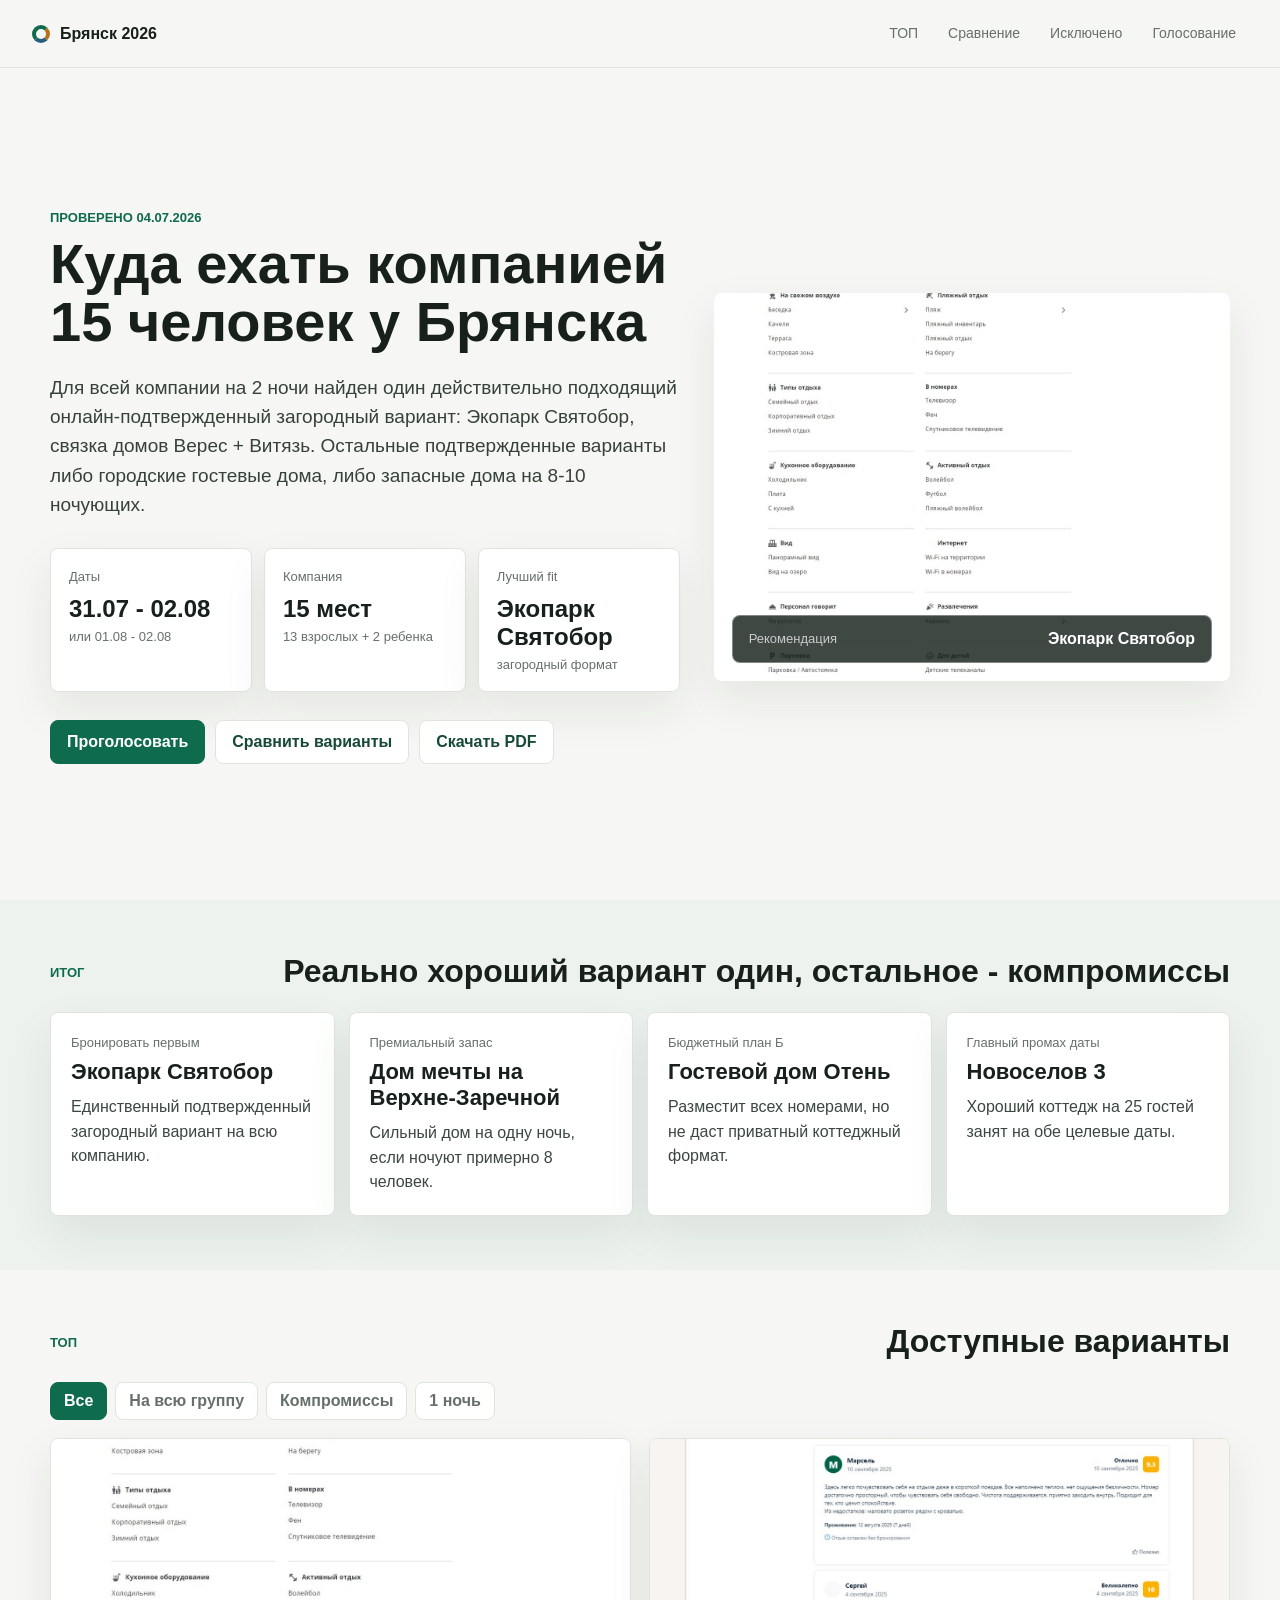
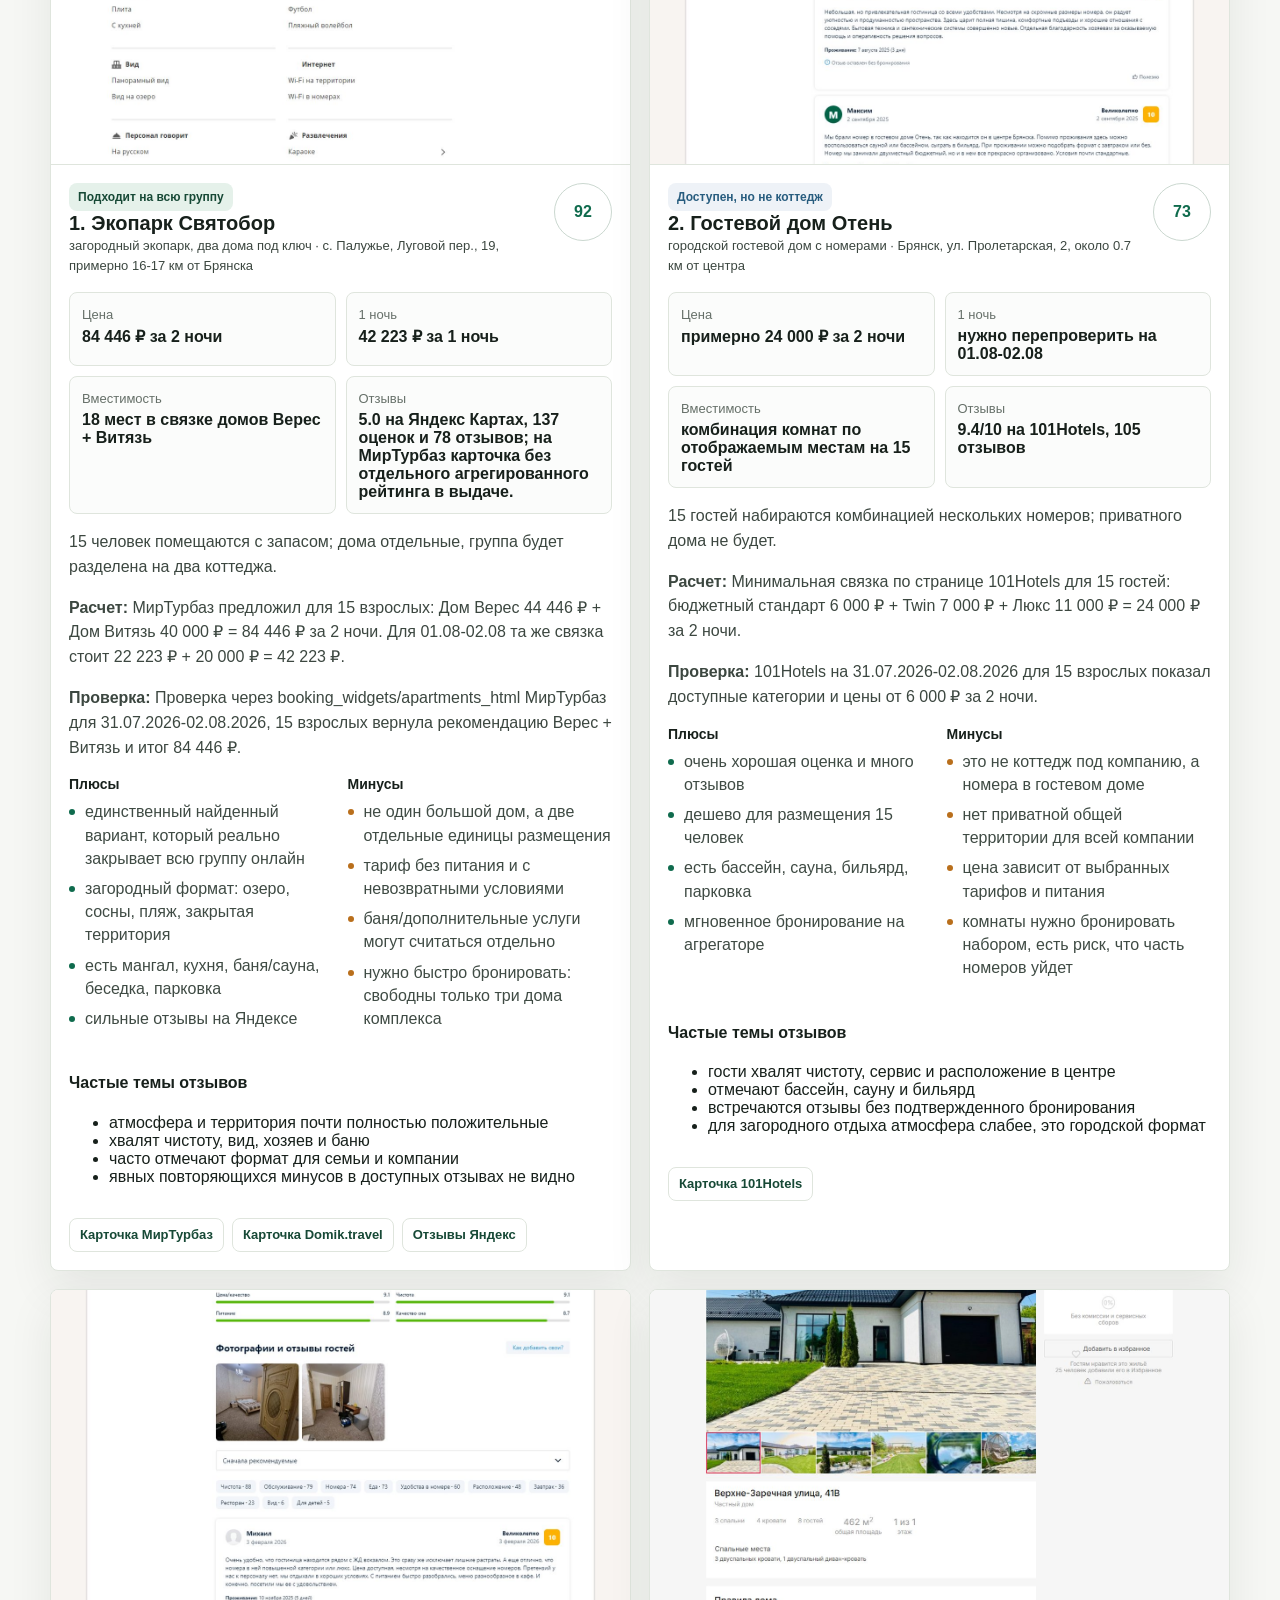
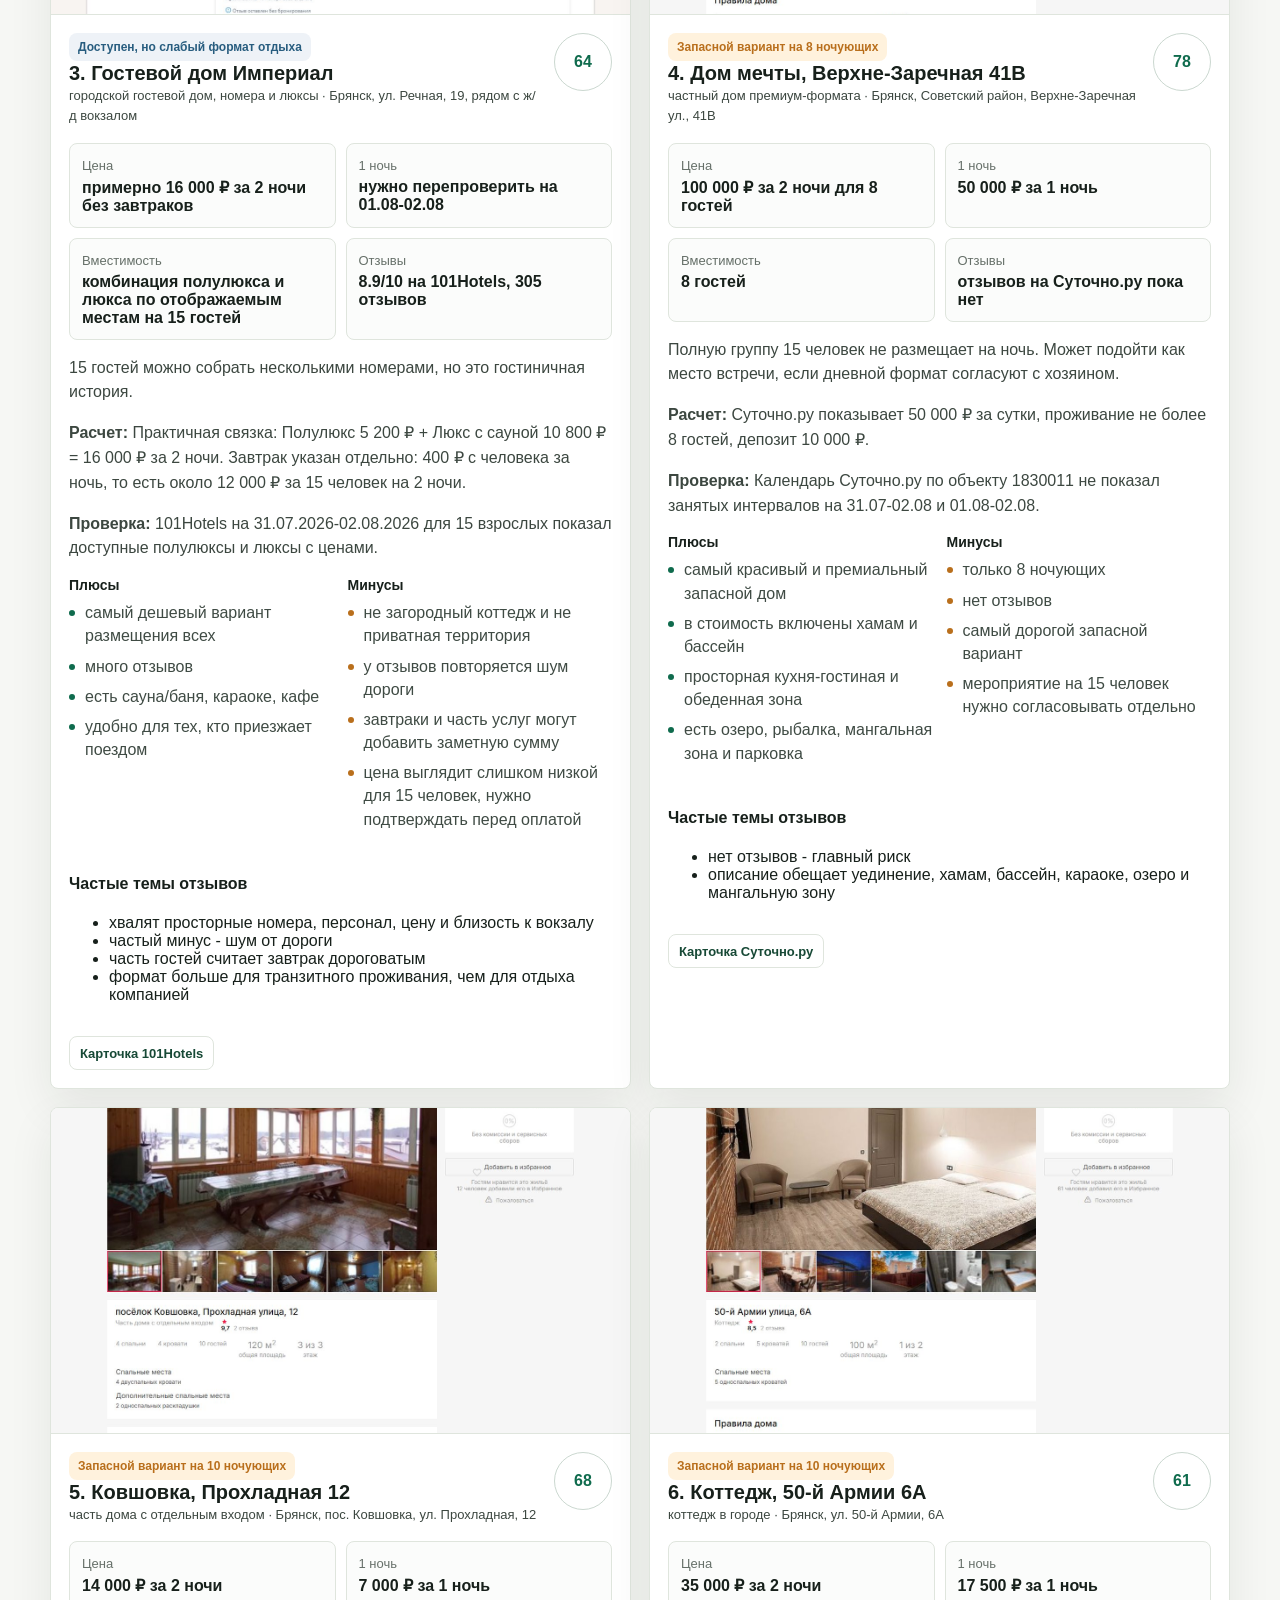
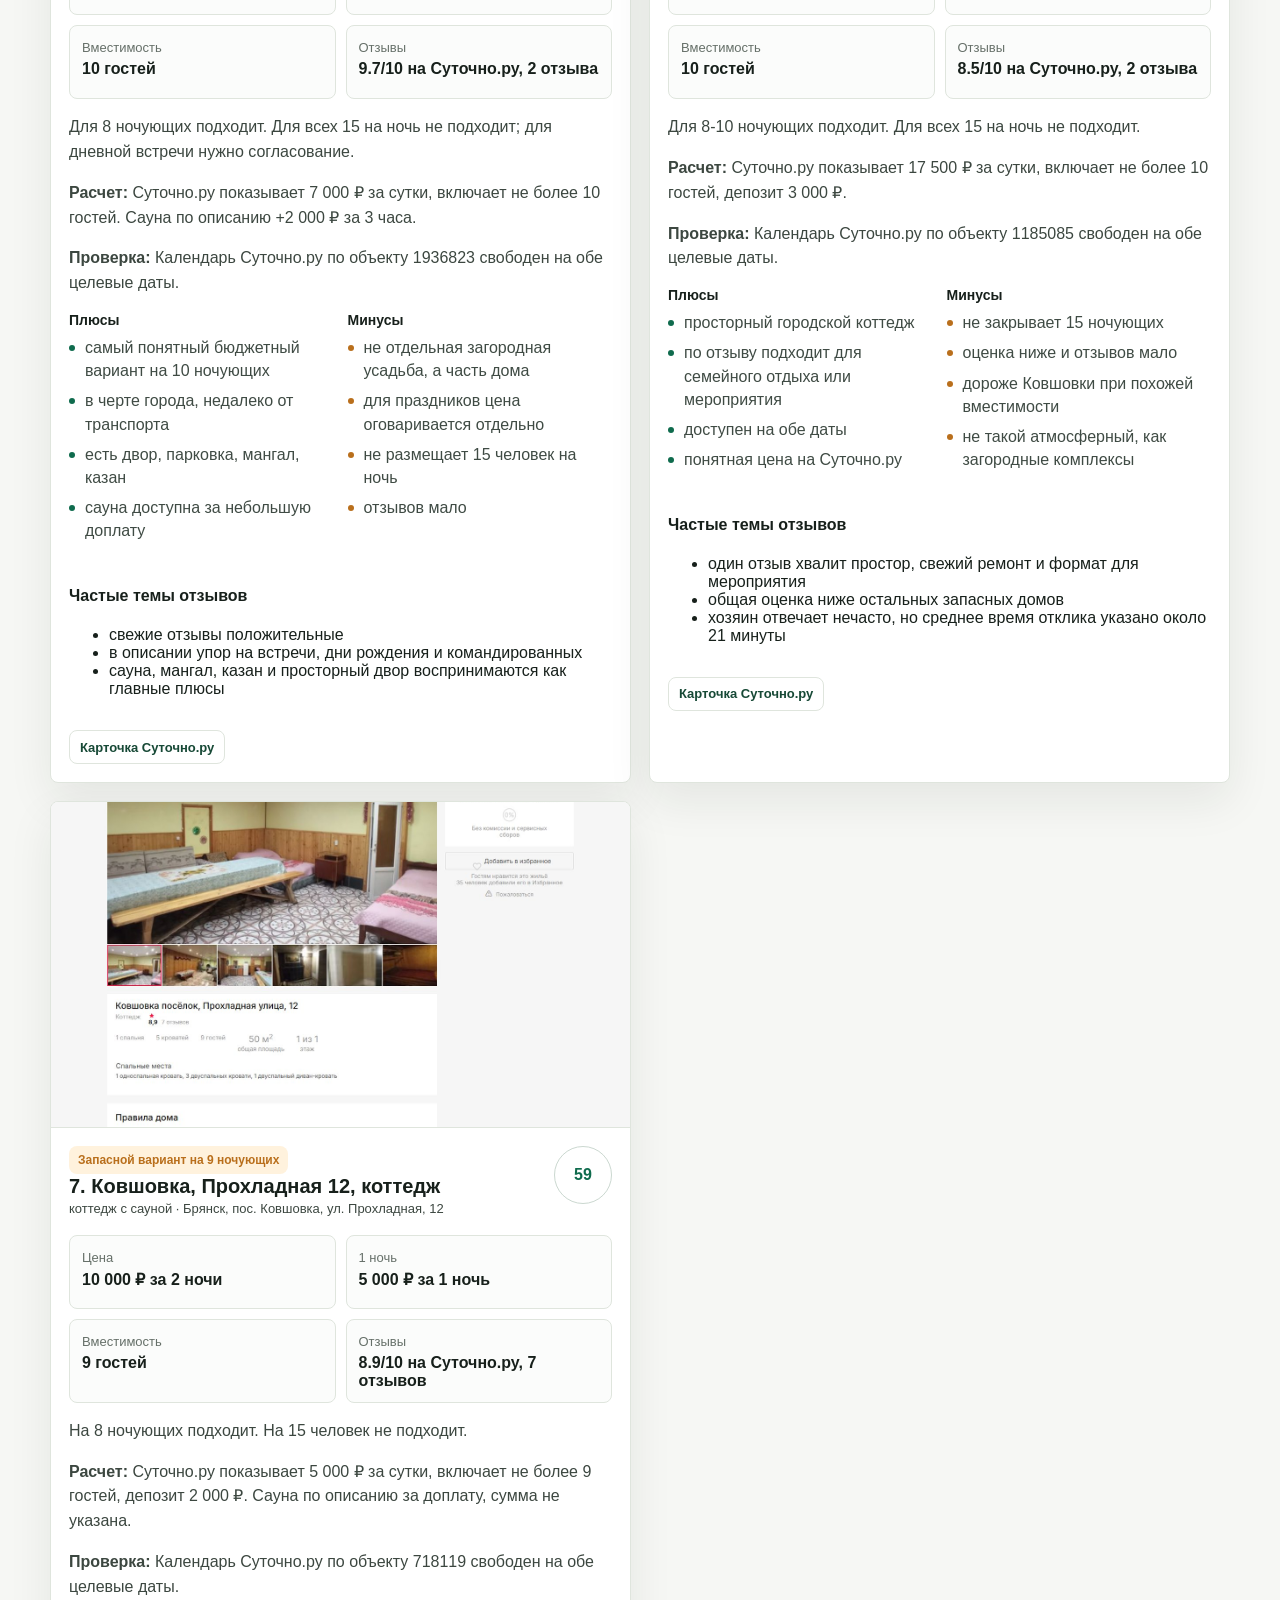
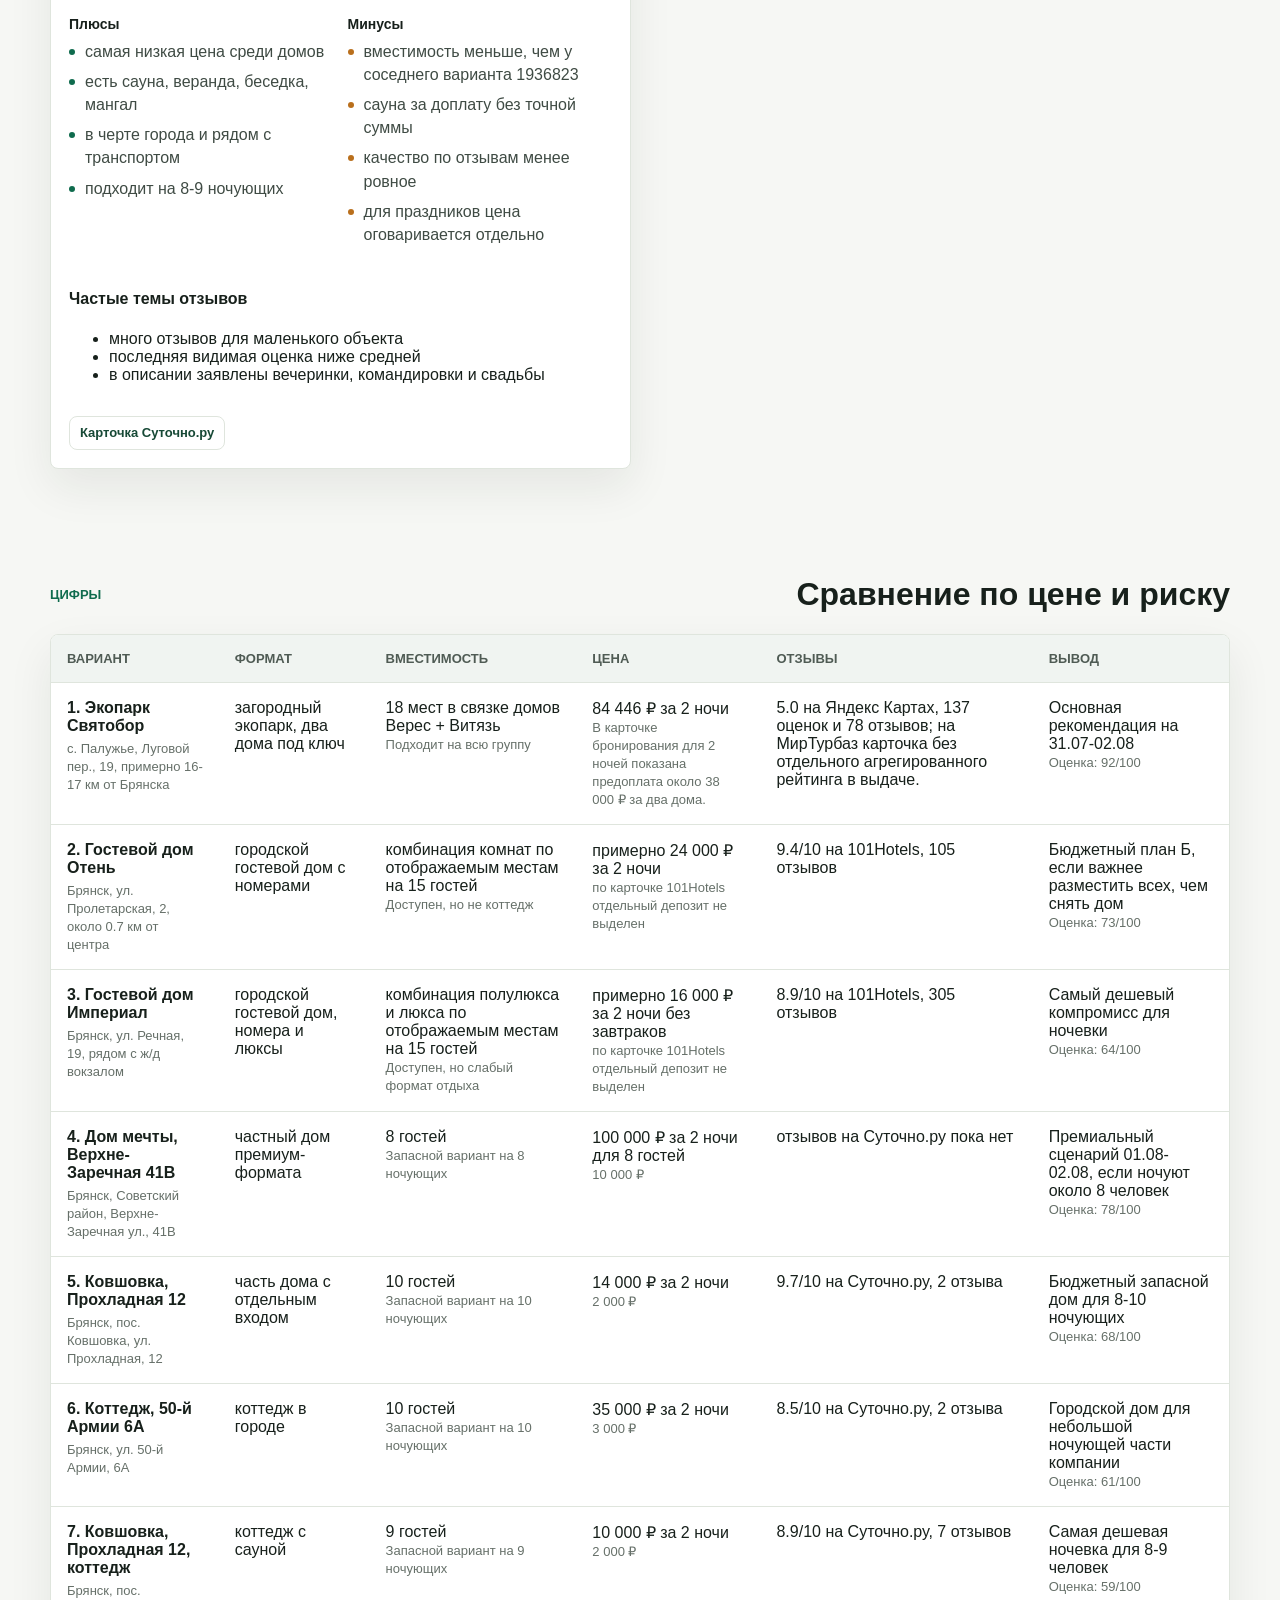
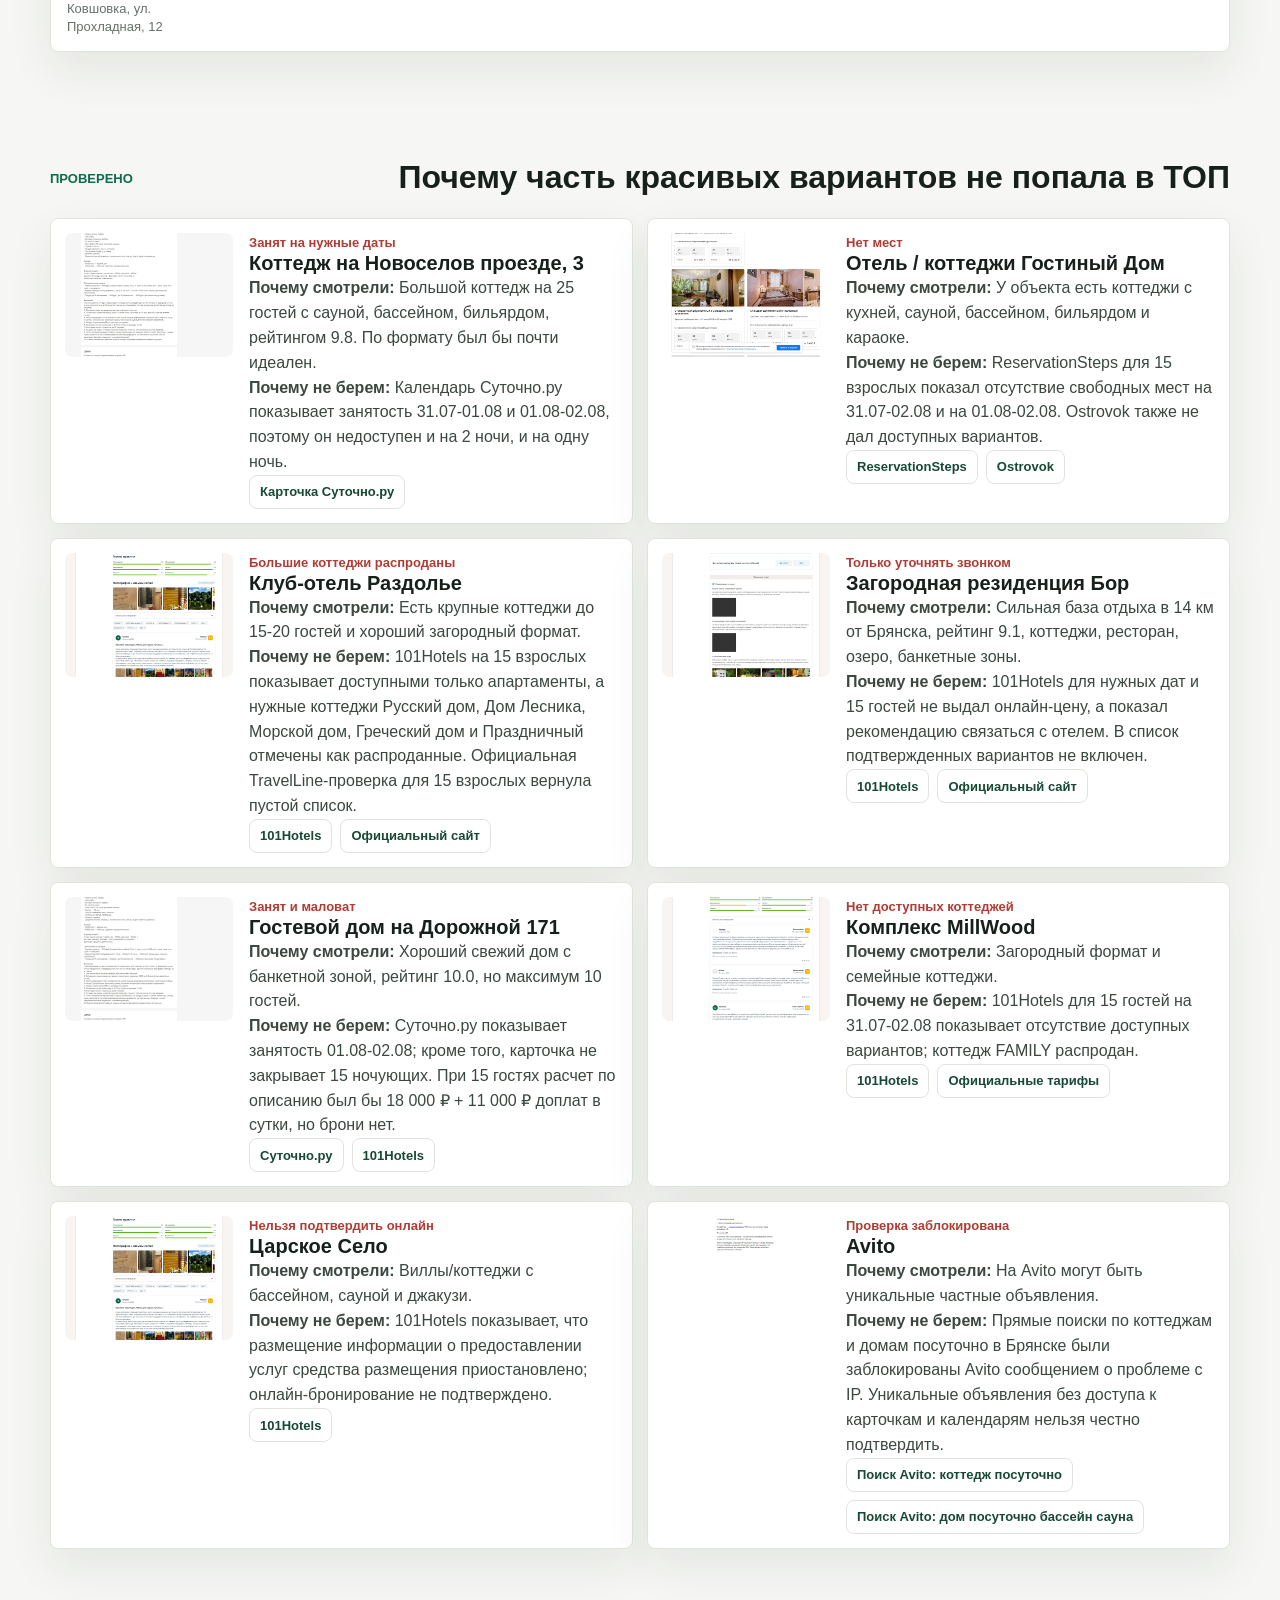
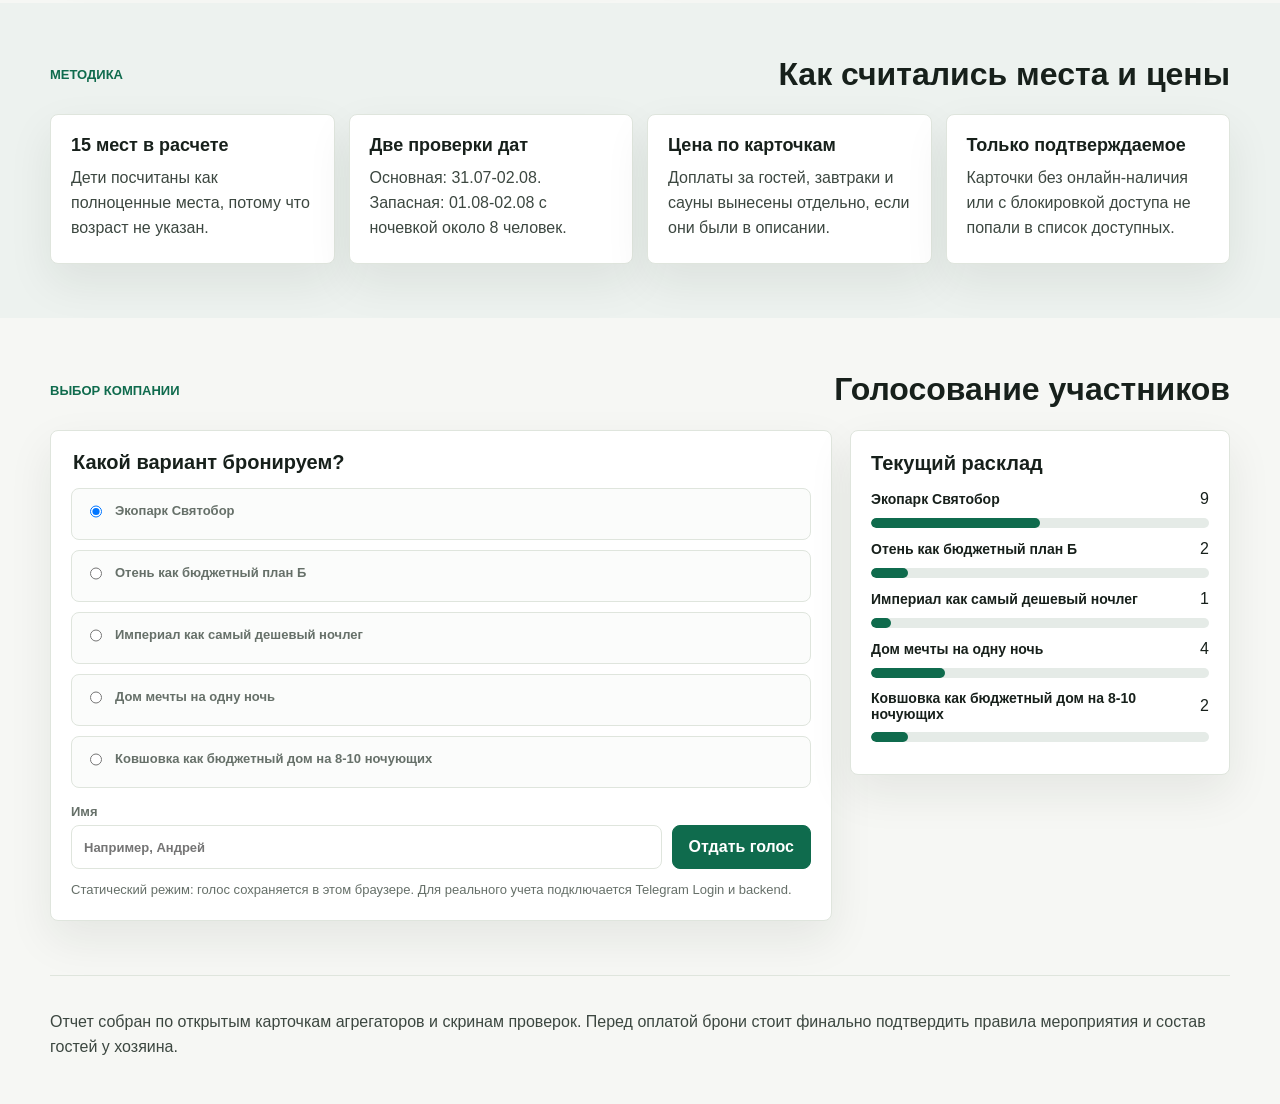
<file: bryansk-cottages-2026/index.html>
<!doctype html>
<html lang="ru">
  <head>
    <meta charset="utf-8" />
    <meta name="viewport" content="width=device-width, initial-scale=1" />
    <title>Дома у Брянска для компании 2026</title>
    <meta
      name="description"
      content="Анализ доступных домов и коттеджей у Брянска на 31 июля - 2 августа 2026 для 15 человек."
    />
    <link rel="stylesheet" href="styles.css" />
  </head>
  <body>
    <header class="topbar">
      <a class="brand" href="#top" aria-label="К началу отчета">
        <span class="brand-mark"></span>
        <span>Брянск 2026</span>
      </a>
      <nav class="nav" aria-label="Разделы">
        <a href="#top-list">ТОП</a>
        <a href="#compare">Сравнение</a>
        <a href="#excluded">Исключено</a>
        <a href="#vote">Голосование</a>
      </nav>
    </header>

    <main id="top">
      <section class="decision">
        <div class="decision-copy">
          <p class="eyebrow">Проверено 04.07.2026</p>
          <h1>Куда ехать компанией 15 человек у Брянска</h1>
          <p class="lead" id="core-conclusion">
            Загружаю анализ...
          </p>
          <div class="metric-grid" aria-label="Ключевые вводные">
            <article>
              <span>Даты</span>
              <strong>31.07 - 02.08</strong>
              <small>или 01.08 - 02.08</small>
            </article>
            <article>
              <span>Компания</span>
              <strong>15 мест</strong>
              <small>13 взрослых + 2 ребенка</small>
            </article>
            <article>
              <span>Лучший fit</span>
              <strong id="best-fit">Святобор</strong>
              <small>загородный формат</small>
            </article>
          </div>
          <div class="decision-actions">
            <a class="button primary" href="#vote">Проголосовать</a>
            <a class="button ghost" href="#compare">Сравнить варианты</a>
            <a class="button ghost" href="assets/bryansk_cottages_report_2026.pdf">Скачать PDF</a>
          </div>
        </div>
        <figure class="decision-media">
          <img
            src="assets/screenshots/svyatobor.jpg"
            alt="Скриншот карточки экопарка Святобор"
          />
          <figcaption>
            <span>Рекомендация</span>
            <strong>Экопарк Святобор</strong>
          </figcaption>
        </figure>
      </section>

      <section class="recommendation section-band">
        <div class="section-head">
          <p class="eyebrow">Итог</p>
          <h2>Реально хороший вариант один, остальное - компромиссы</h2>
        </div>
        <div class="recommendation-grid" id="recommendation-grid"></div>
      </section>

      <section class="section" id="top-list">
        <div class="section-head">
          <p class="eyebrow">ТОП</p>
          <h2>Доступные варианты</h2>
        </div>
        <div class="filters" role="tablist" aria-label="Фильтр вариантов">
          <button class="filter is-active" data-filter="all" type="button">Все</button>
          <button class="filter" data-filter="verified_full" type="button">На всю группу</button>
          <button class="filter" data-filter="verified_compromise" type="button">Компромиссы</button>
          <button class="filter" data-filter="fallback_1n" type="button">1 ночь</button>
        </div>
        <div class="option-grid" id="option-grid"></div>
      </section>

      <section class="section" id="compare">
        <div class="section-head">
          <p class="eyebrow">Цифры</p>
          <h2>Сравнение по цене и риску</h2>
        </div>
        <div class="table-wrap">
          <table>
            <thead>
              <tr>
                <th>Вариант</th>
                <th>Формат</th>
                <th>Вместимость</th>
                <th>Цена</th>
                <th>Отзывы</th>
                <th>Вывод</th>
              </tr>
            </thead>
            <tbody id="compare-body"></tbody>
          </table>
        </div>
      </section>

      <section class="section" id="excluded">
        <div class="section-head">
          <p class="eyebrow">Проверено</p>
          <h2>Почему часть красивых вариантов не попала в ТОП</h2>
        </div>
        <div class="excluded-list" id="excluded-list"></div>
      </section>

      <section class="section-band method">
        <div class="section-head">
          <p class="eyebrow">Методика</p>
          <h2>Как считались места и цены</h2>
        </div>
        <div class="method-grid">
          <article>
            <strong>15 мест в расчете</strong>
            <p>Дети посчитаны как полноценные места, потому что возраст не указан.</p>
          </article>
          <article>
            <strong>Две проверки дат</strong>
            <p>Основная: 31.07-02.08. Запасная: 01.08-02.08 с ночевкой около 8 человек.</p>
          </article>
          <article>
            <strong>Цена по карточкам</strong>
            <p>Доплаты за гостей, завтраки и сауны вынесены отдельно, если они были в описании.</p>
          </article>
          <article>
            <strong>Только подтверждаемое</strong>
            <p>Карточки без онлайн-наличия или с блокировкой доступа не попали в список доступных.</p>
          </article>
        </div>
      </section>

      <section class="section vote-section" id="vote">
        <div class="section-head">
          <p class="eyebrow">Выбор компании</p>
          <h2>Голосование участников</h2>
        </div>
        <div class="vote-layout">
          <form class="poll" id="poll-form">
            <fieldset>
              <legend id="poll-question">Какой вариант бронируем?</legend>
              <div class="poll-options" id="poll-options"></div>
            </fieldset>
            <div class="voter-row">
              <label>
                Имя
                <input id="voter-name" name="name" autocomplete="name" placeholder="Например, Андрей" />
              </label>
              <button class="button primary" type="submit">Отдать голос</button>
            </div>
            <p class="poll-note" id="poll-note">
              Статический режим: голос сохраняется в этом браузере. Для реального учета подключается Telegram Login и backend.
            </p>
          </form>
          <aside class="results" aria-live="polite">
            <h3>Текущий расклад</h3>
            <div id="poll-results"></div>
          </aside>
        </div>
      </section>
    </main>

    <footer class="footer">
      <p>Отчет собран по открытым карточкам агрегаторов и скринам проверок. Перед оплатой брони стоит финально подтвердить правила мероприятия и состав гостей у хозяина.</p>
    </footer>

    <script src="data/analysis.js"></script>
    <script src="script.js"></script>
  </body>
</html>
</file>
<file: bryansk-cottages-2026/styles.css>
:root {
  color-scheme: light;
  --bg: #f6f7f4;
  --paper: #ffffff;
  --ink: #17201b;
  --muted: #667069;
  --line: #dfe5dd;
  --green: #0f6b4d;
  --green-2: #174936;
  --blue: #285d7f;
  --amber: #b96f1c;
  --red: #ad3d35;
  --shadow: 0 18px 45px rgba(23, 32, 27, 0.08);
}

* {
  box-sizing: border-box;
}

html {
  scroll-behavior: smooth;
}

body {
  margin: 0;
  background: var(--bg);
  color: var(--ink);
  font-family: Inter, "Segoe UI", Arial, sans-serif;
  letter-spacing: 0;
}

a {
  color: inherit;
  text-decoration: none;
}

img {
  display: block;
  max-width: 100%;
}

.topbar {
  position: sticky;
  top: 0;
  z-index: 20;
  display: flex;
  align-items: center;
  justify-content: space-between;
  gap: 24px;
  min-height: 68px;
  padding: 0 32px;
  border-bottom: 1px solid rgba(223, 229, 221, 0.9);
  background: rgba(246, 247, 244, 0.92);
  backdrop-filter: blur(14px);
}

.brand {
  display: inline-flex;
  align-items: center;
  gap: 10px;
  font-weight: 800;
  white-space: nowrap;
}

.brand-mark {
  width: 18px;
  height: 18px;
  border: 4px solid var(--green);
  border-right-color: var(--amber);
  border-bottom-color: var(--blue);
  border-radius: 50%;
}

.nav {
  display: flex;
  align-items: center;
  gap: 6px;
  font-size: 14px;
  color: var(--muted);
}

.nav a {
  min-height: 38px;
  padding: 10px 12px;
  border-radius: 8px;
}

.nav a:hover {
  background: #e9eee7;
  color: var(--ink);
}

main {
  width: min(1180px, calc(100% - 40px));
  margin: 0 auto;
}

.decision {
  display: grid;
  grid-template-columns: minmax(0, 1fr) minmax(360px, 0.82fr);
  gap: 34px;
  align-items: center;
  min-height: calc(100vh - 68px);
  padding: 42px 0 36px;
}

.decision-copy {
  min-width: 0;
}

.eyebrow {
  margin: 0 0 10px;
  color: var(--green);
  font-size: 13px;
  font-weight: 800;
  text-transform: uppercase;
}

h1,
h2,
h3,
p {
  overflow-wrap: anywhere;
}

h1 {
  max-width: 780px;
  margin: 0;
  font-size: 56px;
  line-height: 1.03;
  letter-spacing: 0;
}

h2 {
  margin: 0;
  font-size: 32px;
  line-height: 1.12;
  letter-spacing: 0;
}

h3 {
  margin: 0;
  font-size: 20px;
  line-height: 1.25;
}

.lead {
  max-width: 760px;
  margin: 22px 0 0;
  color: #364139;
  font-size: 19px;
  line-height: 1.55;
}

.metric-grid {
  display: grid;
  grid-template-columns: repeat(3, minmax(0, 1fr));
  gap: 12px;
  margin: 28px 0;
}

.metric-grid article,
.recommendation-grid article,
.method-grid article,
.option-card,
.poll,
.results,
.excluded-item {
  border: 1px solid var(--line);
  border-radius: 8px;
  background: var(--paper);
  box-shadow: var(--shadow);
}

.metric-grid article {
  min-height: 110px;
  padding: 18px;
}

.metric-grid span,
.fact-label,
.option-meta,
.excluded-status,
.table-note,
.poll-note,
small {
  color: var(--muted);
  font-size: 13px;
}

.metric-grid strong {
  display: block;
  margin: 10px 0 4px;
  font-size: 24px;
}

.decision-actions {
  display: flex;
  flex-wrap: wrap;
  gap: 10px;
}

.button {
  display: inline-flex;
  align-items: center;
  justify-content: center;
  min-height: 44px;
  padding: 11px 16px;
  border: 1px solid var(--line);
  border-radius: 8px;
  font: inherit;
  font-weight: 800;
  cursor: pointer;
  white-space: nowrap;
}

.button.primary {
  border-color: var(--green);
  background: var(--green);
  color: #fff;
}

.button.ghost {
  background: #fff;
  color: var(--green-2);
}

.decision-media {
  position: relative;
  min-width: 0;
  margin: 0;
}

.decision-media img {
  width: 100%;
  height: auto;
  aspect-ratio: 4 / 3;
  object-fit: cover;
  border-radius: 8px;
  box-shadow: var(--shadow);
}

.decision-media figcaption {
  position: absolute;
  left: 18px;
  right: 18px;
  bottom: 18px;
  display: flex;
  align-items: center;
  justify-content: space-between;
  gap: 14px;
  padding: 14px 16px;
  border: 1px solid rgba(255, 255, 255, 0.35);
  border-radius: 8px;
  background: rgba(23, 32, 27, 0.82);
  color: #fff;
}

.decision-media figcaption span {
  color: rgba(255, 255, 255, 0.72);
  font-size: 13px;
}

.section,
.section-band {
  padding: 54px 0;
}

.section-band {
  width: 100vw;
  margin-left: calc(50% - 50vw);
  padding-left: max(20px, calc((100vw - 1180px) / 2));
  padding-right: max(20px, calc((100vw - 1180px) / 2));
  background: #edf2ef;
}

.section-head {
  display: flex;
  align-items: end;
  justify-content: space-between;
  gap: 24px;
  margin-bottom: 22px;
}

.recommendation-grid {
  display: grid;
  grid-template-columns: repeat(4, minmax(0, 1fr));
  gap: 14px;
}

.recommendation-grid article {
  min-height: 170px;
  padding: 20px;
}

.recommendation-grid strong {
  display: block;
  margin: 8px 0 10px;
  font-size: 22px;
}

.recommendation-grid p,
.method-grid p,
.option-card p,
.excluded-item p,
.footer p {
  margin: 0;
  color: #3c4740;
  line-height: 1.55;
}

.filters {
  display: flex;
  flex-wrap: wrap;
  gap: 8px;
  margin-bottom: 18px;
}

.filter {
  min-height: 38px;
  padding: 8px 13px;
  border: 1px solid var(--line);
  border-radius: 8px;
  background: #fff;
  color: var(--muted);
  font: inherit;
  font-weight: 700;
  cursor: pointer;
}

.filter.is-active {
  border-color: var(--green);
  background: var(--green);
  color: #fff;
}

.option-grid {
  display: grid;
  grid-template-columns: repeat(2, minmax(0, 1fr));
  gap: 18px;
}

.option-card {
  display: grid;
  grid-template-rows: auto 1fr;
  overflow: hidden;
}

.option-card img {
  width: 100%;
  aspect-ratio: 16 / 9;
  object-fit: cover;
  border-bottom: 1px solid var(--line);
}

.option-body {
  display: flex;
  flex-direction: column;
  gap: 16px;
  padding: 18px;
}

.option-title-row {
  display: flex;
  align-items: start;
  justify-content: space-between;
  gap: 12px;
}

.score {
  flex: 0 0 auto;
  display: grid;
  place-items: center;
  width: 58px;
  height: 58px;
  border: 1px solid #cbd8d0;
  border-radius: 50%;
  color: var(--green);
  font-weight: 900;
}

.status {
  display: inline-flex;
  width: fit-content;
  max-width: 100%;
  min-height: 28px;
  align-items: center;
  padding: 5px 9px;
  border-radius: 8px;
  background: #e5f1ea;
  color: var(--green-2);
  font-size: 12px;
  font-weight: 800;
}

.status.verified_compromise {
  background: #eef2f7;
  color: var(--blue);
}

.status.fallback_1n {
  background: #fff2dd;
  color: var(--amber);
}

.fact-grid {
  display: grid;
  grid-template-columns: repeat(2, minmax(0, 1fr));
  gap: 10px;
}

.fact {
  min-height: 74px;
  padding: 12px;
  border: 1px solid var(--line);
  border-radius: 8px;
  background: #fbfcfb;
}

.fact strong {
  display: block;
  margin-top: 4px;
}

.list-cols {
  display: grid;
  grid-template-columns: repeat(2, minmax(0, 1fr));
  gap: 14px;
}

.list-cols h4 {
  margin: 0 0 8px;
  font-size: 14px;
}

.list-cols ul,
.source-links {
  margin: 0;
  padding: 0;
  list-style: none;
}

.list-cols li {
  position: relative;
  margin: 0 0 7px;
  padding-left: 16px;
  color: #3f4b44;
  line-height: 1.45;
}

.list-cols li::before {
  content: "";
  position: absolute;
  left: 0;
  top: 9px;
  width: 6px;
  height: 6px;
  border-radius: 50%;
  background: var(--green);
}

.list-cols .cons li::before {
  background: var(--amber);
}

.source-links {
  display: flex;
  flex-wrap: wrap;
  gap: 8px;
}

.source-links a {
  display: inline-flex;
  align-items: center;
  min-height: 34px;
  padding: 7px 10px;
  border: 1px solid var(--line);
  border-radius: 8px;
  color: var(--green-2);
  font-size: 13px;
  font-weight: 800;
}

.table-wrap {
  overflow-x: auto;
  border: 1px solid var(--line);
  border-radius: 8px;
  background: #fff;
  box-shadow: var(--shadow);
}

table {
  width: 100%;
  min-width: 900px;
  border-collapse: collapse;
}

th,
td {
  padding: 16px;
  border-bottom: 1px solid var(--line);
  text-align: left;
  vertical-align: top;
}

th {
  background: #f0f4f1;
  color: #4f5b54;
  font-size: 13px;
  text-transform: uppercase;
}

td strong {
  display: block;
  margin-bottom: 4px;
}

tbody tr:last-child td {
  border-bottom: 0;
}

.excluded-list {
  display: grid;
  grid-template-columns: repeat(2, minmax(0, 1fr));
  gap: 14px;
}

.excluded-item {
  display: grid;
  grid-template-columns: 168px minmax(0, 1fr);
  gap: 16px;
  padding: 14px;
}

.excluded-item img {
  width: 168px;
  height: 124px;
  object-fit: cover;
  border-radius: 8px;
}

.excluded-status {
  color: var(--red);
  font-weight: 900;
}

.method-grid {
  display: grid;
  grid-template-columns: repeat(4, minmax(0, 1fr));
  gap: 14px;
}

.method-grid article {
  min-height: 150px;
  padding: 20px;
}

.method-grid strong {
  display: block;
  margin-bottom: 10px;
  font-size: 18px;
}

.vote-layout {
  display: grid;
  grid-template-columns: minmax(0, 1fr) 380px;
  gap: 18px;
  align-items: start;
}

.poll,
.results {
  padding: 20px;
}

fieldset {
  margin: 0;
  padding: 0;
  border: 0;
}

legend {
  margin-bottom: 14px;
  font-size: 20px;
  font-weight: 900;
}

.poll-options {
  display: grid;
  gap: 10px;
}

.choice {
  display: grid;
  grid-template-columns: 20px minmax(0, 1fr);
  gap: 10px;
  align-items: start;
  min-height: 52px;
  padding: 13px;
  border: 1px solid var(--line);
  border-radius: 8px;
  background: #fbfcfb;
  cursor: pointer;
}

.choice input {
  margin-top: 3px;
}

.choice span {
  font-weight: 800;
  line-height: 1.35;
}

.voter-row {
  display: grid;
  grid-template-columns: minmax(0, 1fr) auto;
  gap: 10px;
  align-items: end;
  margin-top: 16px;
}

label {
  display: grid;
  gap: 6px;
  color: var(--muted);
  font-size: 13px;
  font-weight: 800;
}

input[type="text"],
input:not([type]) {
  width: 100%;
  min-height: 44px;
  padding: 10px 12px;
  border: 1px solid var(--line);
  border-radius: 8px;
  background: #fff;
  color: var(--ink);
  font: inherit;
}

.poll-note {
  margin: 12px 0 0;
  line-height: 1.45;
}

.results h3 {
  margin-bottom: 14px;
}

.result-row {
  display: grid;
  grid-template-columns: minmax(0, 1fr) auto;
  gap: 10px;
  align-items: center;
  margin-bottom: 12px;
}

.result-row strong {
  font-size: 14px;
}

.bar {
  grid-column: 1 / -1;
  height: 10px;
  overflow: hidden;
  border-radius: 999px;
  background: #e5ebe7;
}

.bar span {
  display: block;
  height: 100%;
  min-width: 3px;
  border-radius: inherit;
  background: var(--green);
}

.footer {
  width: min(1180px, calc(100% - 40px));
  margin: 0 auto;
  padding: 34px 0 44px;
  border-top: 1px solid var(--line);
}

@media (max-width: 980px) {
  .decision {
    grid-template-columns: 1fr;
    min-height: auto;
    padding-top: 32px;
  }

  h1 {
    font-size: 42px;
  }

  .recommendation-grid,
  .method-grid {
    grid-template-columns: repeat(2, minmax(0, 1fr));
  }

  .option-grid,
  .excluded-list,
  .vote-layout {
    grid-template-columns: 1fr;
  }
}

@media (max-width: 720px) {
  .topbar {
    position: static;
    align-items: flex-start;
    flex-direction: column;
    min-height: 0;
    padding: 16px 20px;
  }

  .nav {
    width: 100%;
    overflow-x: auto;
    padding-bottom: 2px;
  }

  main,
  .footer {
    width: min(100% - 28px, 1180px);
  }

  h1 {
    font-size: 34px;
  }

  h2 {
    font-size: 26px;
  }

  .lead {
    font-size: 17px;
  }

  .metric-grid,
  .recommendation-grid,
  .method-grid,
  .fact-grid,
  .list-cols,
  .voter-row {
    grid-template-columns: 1fr;
  }

  .section,
  .section-band {
    padding-top: 40px;
    padding-bottom: 40px;
  }

  .section-head {
    display: block;
  }

  .decision-media figcaption {
    position: static;
    margin-top: 8px;
    background: var(--ink);
  }

  .excluded-item {
    grid-template-columns: 1fr;
  }

  .excluded-item img {
    width: 100%;
    height: auto;
    aspect-ratio: 16 / 9;
  }

  .button {
    width: 100%;
  }
}
</file>
